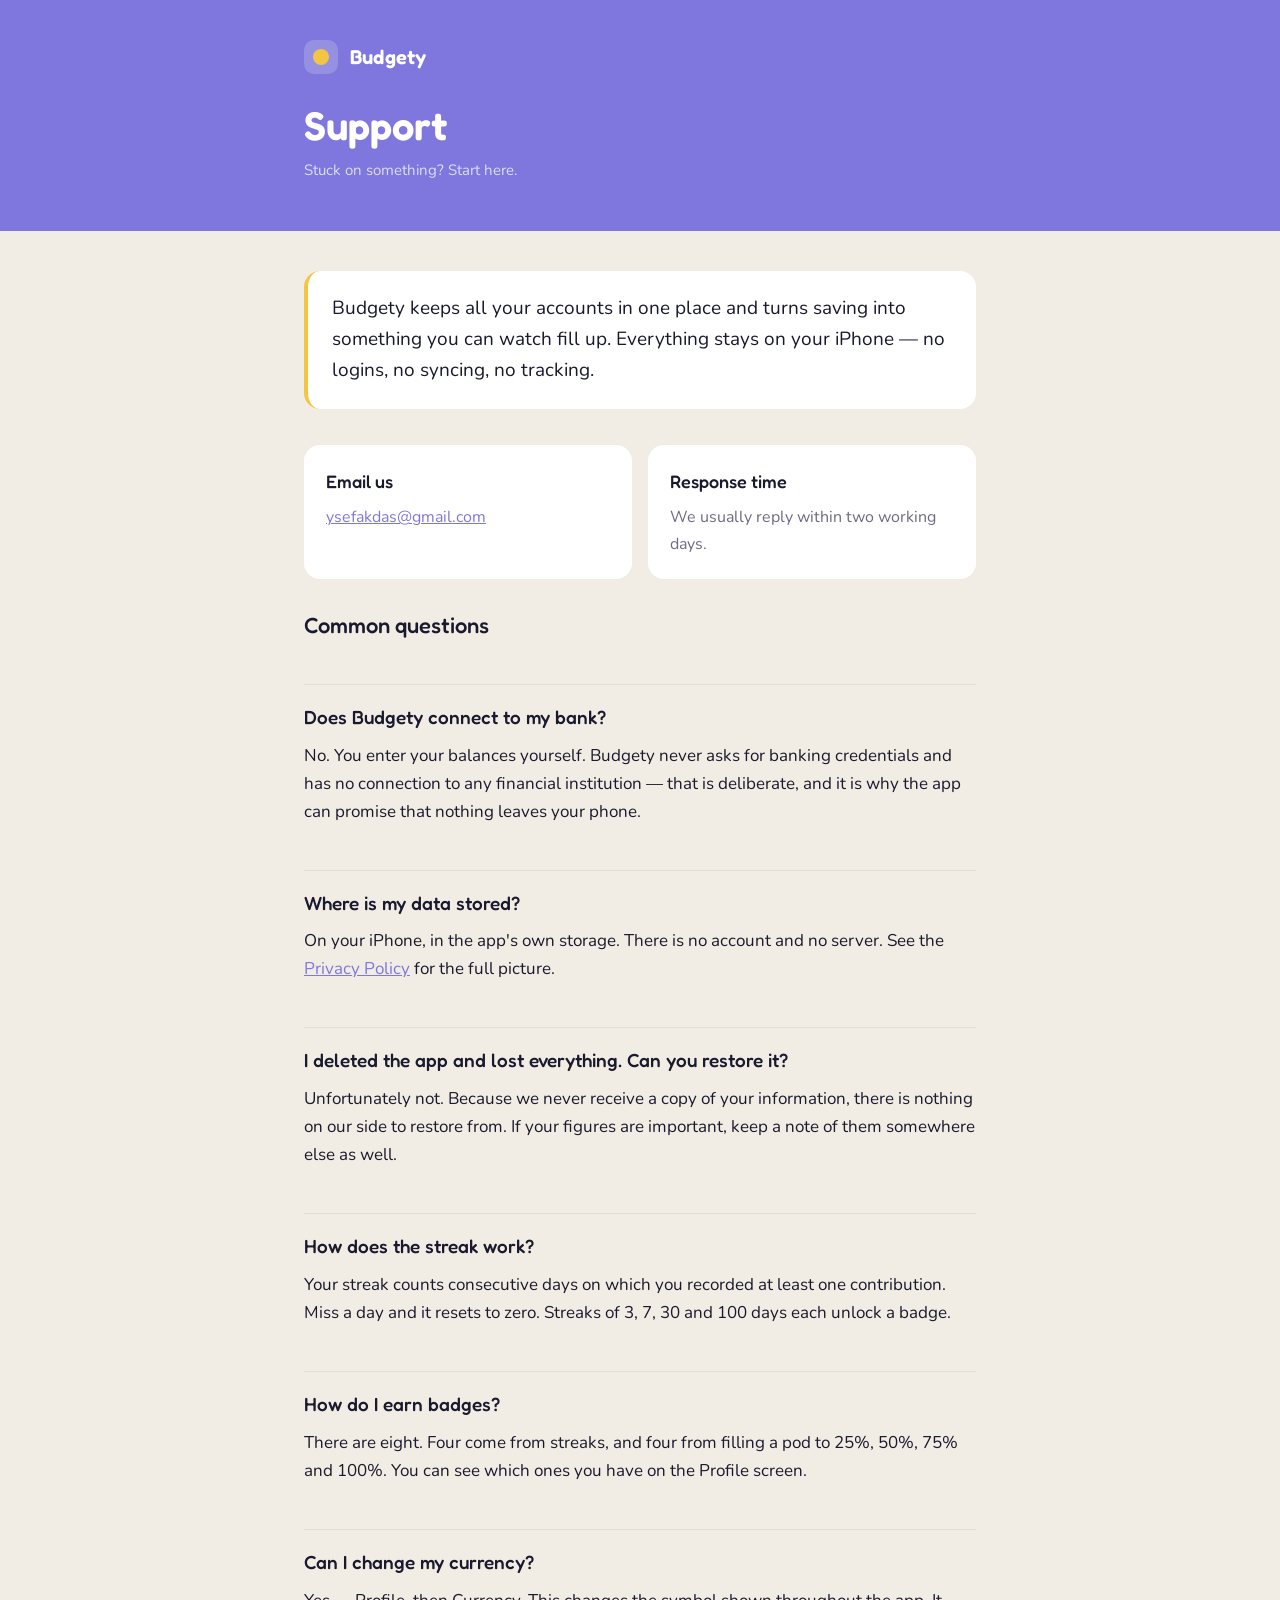
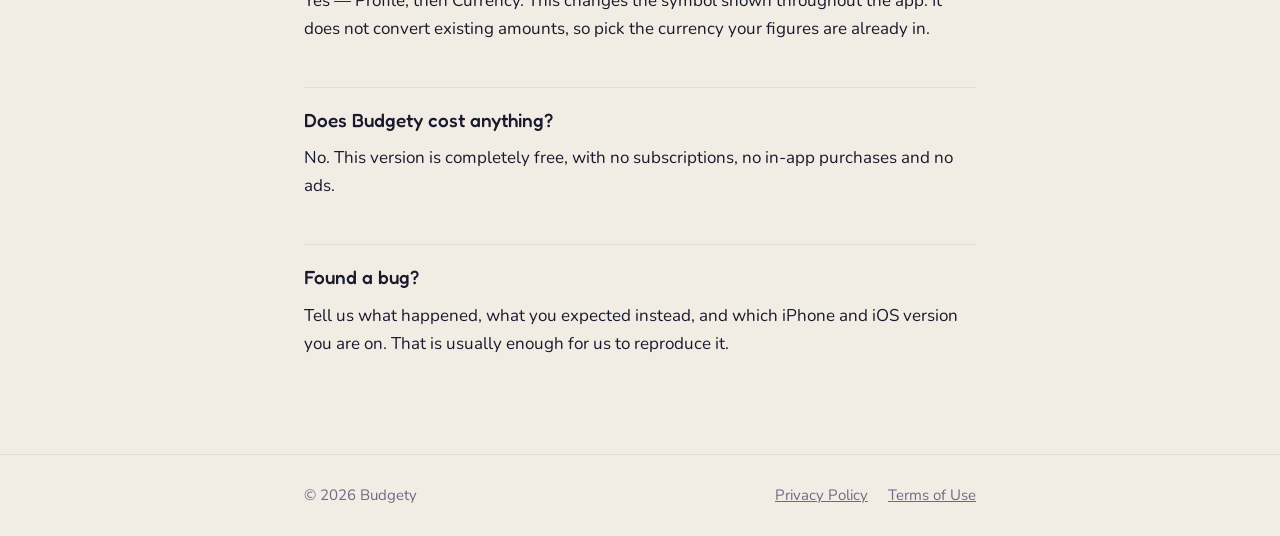
<file: index.html>
<!DOCTYPE html>
<html lang="en">
<head>
<meta charset="utf-8">
<meta name="viewport" content="width=device-width, initial-scale=1">
<title>Budgety — Support</title>
<meta name="description" content="Help and answers for Budgety, the savings app that keeps everything on your device.">
<link rel="preconnect" href="https://fonts.googleapis.com">
<link rel="preconnect" href="https://fonts.gstatic.com" crossorigin>
<link href="https://fonts.googleapis.com/css2?family=Fredoka:wght@500;600&family=Nunito:wght@400;700&display=swap" rel="stylesheet">
<link rel="stylesheet" href="style.css">
</head>
<body>

<header>
  <div class="wrap">
    <div class="brand">
      <div class="coin"><span></span></div>
      <a href="index.html">Budgety</a>
    </div>
    <h1>Support</h1>
    <p class="updated">Stuck on something? Start here.</p>
  </div>
</header>

<div class="wrap">

  <div class="lead">
    <p>Budgety keeps all your accounts in one place and turns saving into something you can watch fill up. Everything stays on your iPhone — no logins, no syncing, no tracking.</p>
  </div>

  <div class="cards">
    <div class="card">
      <h3>Email us</h3>
      <!-- TODO: replace with your real support email address -->
      <p><a href="mailto:ysefakdas@gmail.com">ysefakdas@gmail.com</a></p>
    </div>
    <div class="card">
      <h3>Response time</h3>
      <p>We usually reply within two working days.</p>
    </div>
  </div>

  <h2>Common questions</h2>

  <h2 style="font-size:19px;">Does Budgety connect to my bank?</h2>
  <p>No. You enter your balances yourself. Budgety never asks for banking credentials and has no connection to any financial institution — that is deliberate, and it is why the app can promise that nothing leaves your phone.</p>

  <h2 style="font-size:19px;">Where is my data stored?</h2>
  <p>On your iPhone, in the app's own storage. There is no account and no server. See the <a href="privacy.html">Privacy Policy</a> for the full picture.</p>

  <h2 style="font-size:19px;">I deleted the app and lost everything. Can you restore it?</h2>
  <p>Unfortunately not. Because we never receive a copy of your information, there is nothing on our side to restore from. If your figures are important, keep a note of them somewhere else as well.</p>

  <h2 style="font-size:19px;">How does the streak work?</h2>
  <p>Your streak counts consecutive days on which you recorded at least one contribution. Miss a day and it resets to zero. Streaks of 3, 7, 30 and 100 days each unlock a badge.</p>

  <h2 style="font-size:19px;">How do I earn badges?</h2>
  <p>There are eight. Four come from streaks, and four from filling a pod to 25%, 50%, 75% and 100%. You can see which ones you have on the Profile screen.</p>

  <h2 style="font-size:19px;">Can I change my currency?</h2>
  <p>Yes — Profile, then Currency. This changes the symbol shown throughout the app. It does not convert existing amounts, so pick the currency your figures are already in.</p>

  <h2 style="font-size:19px;">Does Budgety cost anything?</h2>
  <p>No. This version is completely free, with no subscriptions, no in-app purchases and no ads.</p>

  <h2 style="font-size:19px;">Found a bug?</h2>
  <p>Tell us what happened, what you expected instead, and which iPhone and iOS version you are on. That is usually enough for us to reproduce it.</p>

</div>

<footer>
  <div class="wrap">
    <span>© 2026 Budgety</span>
    <span class="spacer"></span>
    <a href="privacy.html">Privacy Policy</a>
    <a href="terms.html">Terms of Use</a>
  </div>
</footer>

</body>
</html>
</file>
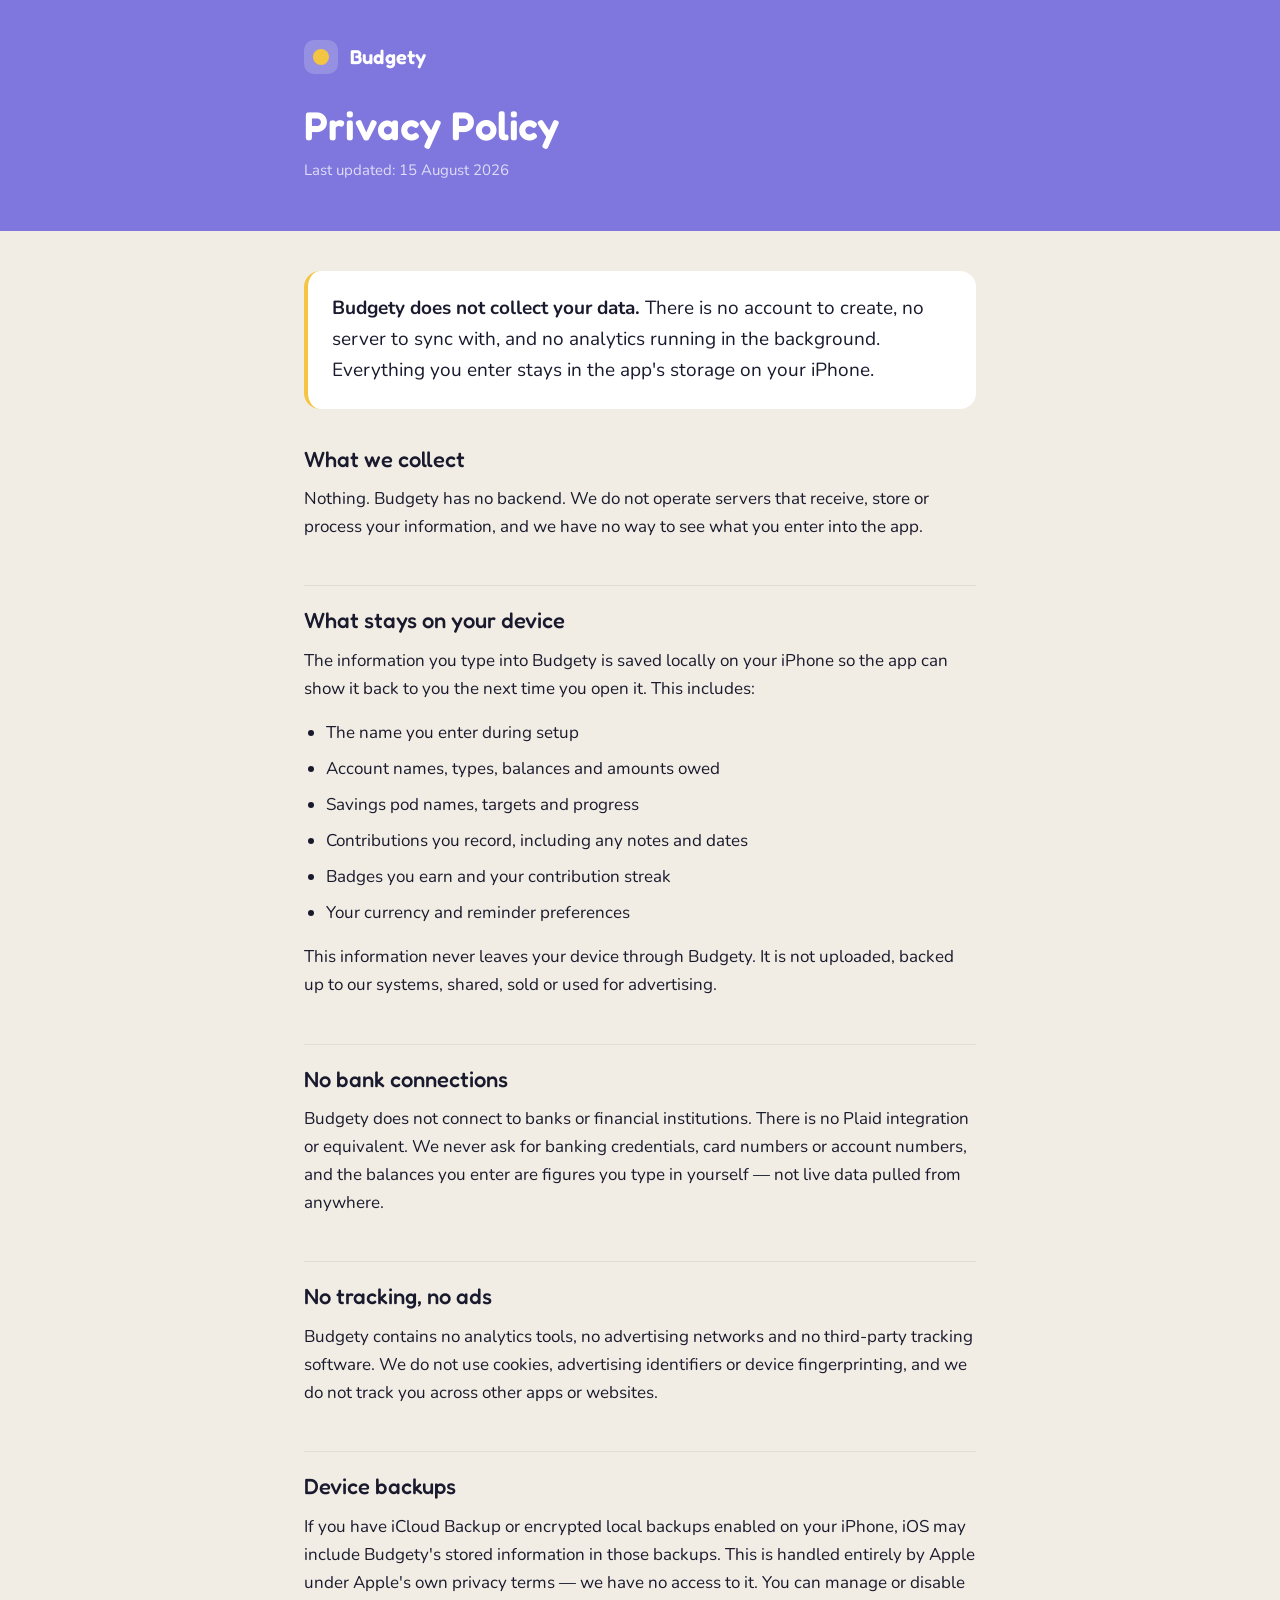
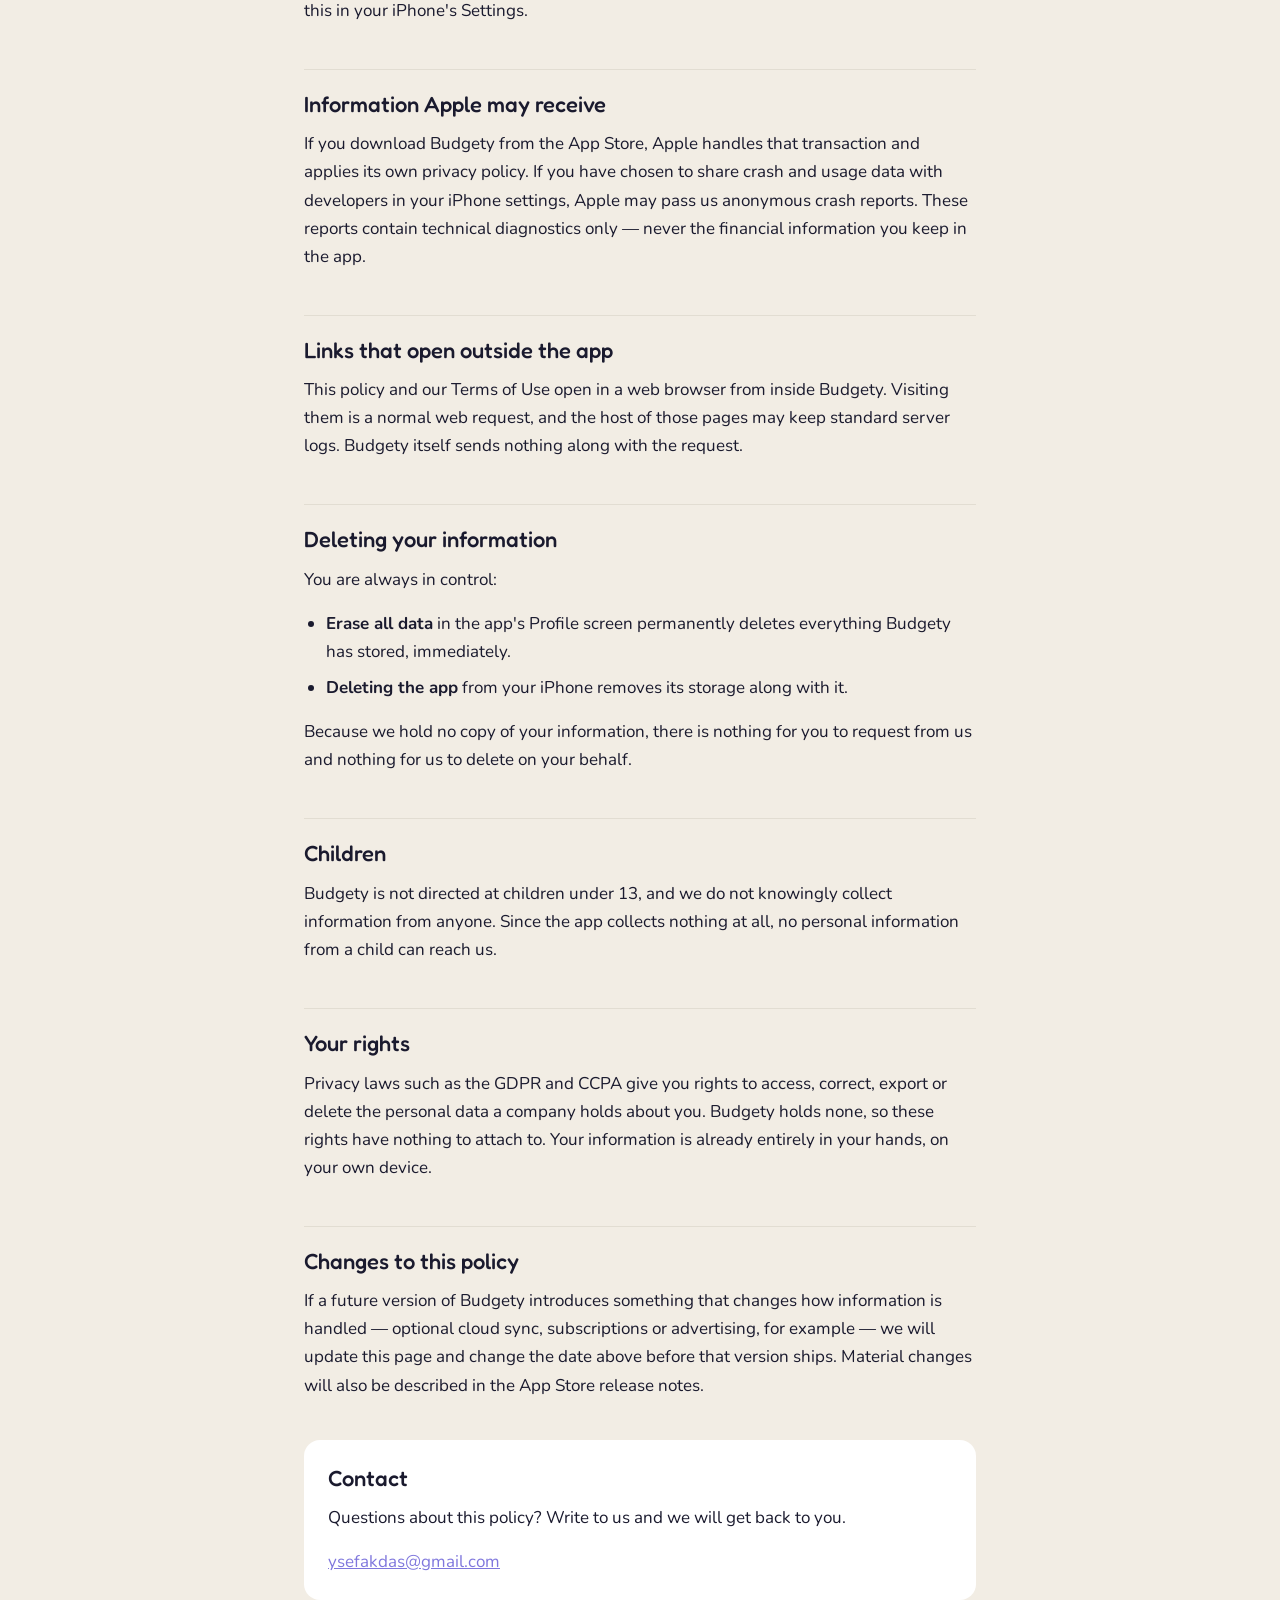
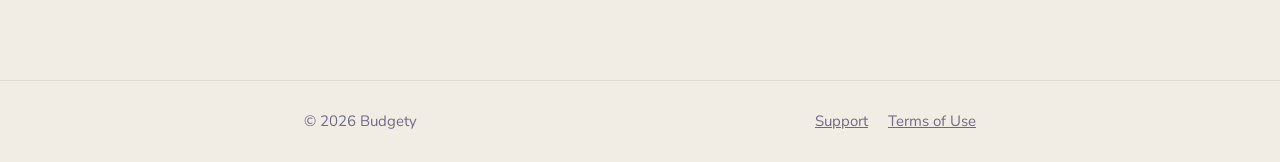
<file: privacy.html>
<!DOCTYPE html>
<html lang="en">
<head>
<meta charset="utf-8">
<meta name="viewport" content="width=device-width, initial-scale=1">
<title>Privacy Policy — Budgety</title>
<meta name="description" content="Budgety stores everything on your device. No accounts, no tracking, no data sent to us.">
<link rel="preconnect" href="https://fonts.googleapis.com">
<link rel="preconnect" href="https://fonts.gstatic.com" crossorigin>
<link href="https://fonts.googleapis.com/css2?family=Fredoka:wght@500;600&family=Nunito:wght@400;700&display=swap" rel="stylesheet">
<link rel="stylesheet" href="style.css">
</head>
<body>

<header>
  <div class="wrap">
    <div class="brand">
      <div class="coin"><span></span></div>
      <a href="index.html">Budgety</a>
    </div>
    <h1>Privacy Policy</h1>
    <!-- TODO: replace with your real launch date -->
    <p class="updated">Last updated: 15 August 2026</p>
  </div>
</header>

<div class="wrap">

  <div class="lead">
    <p><strong>Budgety does not collect your data.</strong> There is no account to create, no server to sync with, and no analytics running in the background. Everything you enter stays in the app's storage on your iPhone.</p>
  </div>

  <h2>What we collect</h2>
  <p>Nothing. Budgety has no backend. We do not operate servers that receive, store or process your information, and we have no way to see what you enter into the app.</p>

  <h2>What stays on your device</h2>
  <p>The information you type into Budgety is saved locally on your iPhone so the app can show it back to you the next time you open it. This includes:</p>
  <ul>
    <li>The name you enter during setup</li>
    <li>Account names, types, balances and amounts owed</li>
    <li>Savings pod names, targets and progress</li>
    <li>Contributions you record, including any notes and dates</li>
    <li>Badges you earn and your contribution streak</li>
    <li>Your currency and reminder preferences</li>
  </ul>
  <p>This information never leaves your device through Budgety. It is not uploaded, backed up to our systems, shared, sold or used for advertising.</p>

  <h2>No bank connections</h2>
  <p>Budgety does not connect to banks or financial institutions. There is no Plaid integration or equivalent. We never ask for banking credentials, card numbers or account numbers, and the balances you enter are figures you type in yourself — not live data pulled from anywhere.</p>

  <h2>No tracking, no ads</h2>
  <p>Budgety contains no analytics tools, no advertising networks and no third-party tracking software. We do not use cookies, advertising identifiers or device fingerprinting, and we do not track you across other apps or websites.</p>

  <h2>Device backups</h2>
  <p>If you have iCloud Backup or encrypted local backups enabled on your iPhone, iOS may include Budgety's stored information in those backups. This is handled entirely by Apple under Apple's own privacy terms — we have no access to it. You can manage or disable this in your iPhone's Settings.</p>

  <h2>Information Apple may receive</h2>
  <p>If you download Budgety from the App Store, Apple handles that transaction and applies its own privacy policy. If you have chosen to share crash and usage data with developers in your iPhone settings, Apple may pass us anonymous crash reports. These reports contain technical diagnostics only — never the financial information you keep in the app.</p>

  <h2>Links that open outside the app</h2>
  <p>This policy and our Terms of Use open in a web browser from inside Budgety. Visiting them is a normal web request, and the host of those pages may keep standard server logs. Budgety itself sends nothing along with the request.</p>

  <h2>Deleting your information</h2>
  <p>You are always in control:</p>
  <ul>
    <li><strong>Erase all data</strong> in the app's Profile screen permanently deletes everything Budgety has stored, immediately.</li>
    <li><strong>Deleting the app</strong> from your iPhone removes its storage along with it.</li>
  </ul>
  <p>Because we hold no copy of your information, there is nothing for you to request from us and nothing for us to delete on your behalf.</p>

  <h2>Children</h2>
  <p>Budgety is not directed at children under 13, and we do not knowingly collect information from anyone. Since the app collects nothing at all, no personal information from a child can reach us.</p>

  <h2>Your rights</h2>
  <p>Privacy laws such as the GDPR and CCPA give you rights to access, correct, export or delete the personal data a company holds about you. Budgety holds none, so these rights have nothing to attach to. Your information is already entirely in your hands, on your own device.</p>

  <h2>Changes to this policy</h2>
  <p>If a future version of Budgety introduces something that changes how information is handled — optional cloud sync, subscriptions or advertising, for example — we will update this page and change the date above before that version ships. Material changes will also be described in the App Store release notes.</p>

  <div class="contact">
    <h2 style="margin-top:0;border-top:none;padding-top:0;">Contact</h2>
    <p>Questions about this policy? Write to us and we will get back to you.</p>
    <!-- TODO: replace with your real support email address -->
    <p><a href="mailto:ysefakdas@gmail.com">ysefakdas@gmail.com</a></p>
  </div>

</div>

<footer>
  <div class="wrap">
    <span>© 2026 Budgety</span>
    <span class="spacer"></span>
    <a href="index.html">Support</a>
    <a href="terms.html">Terms of Use</a>
  </div>
</footer>

</body>
</html>
</file>
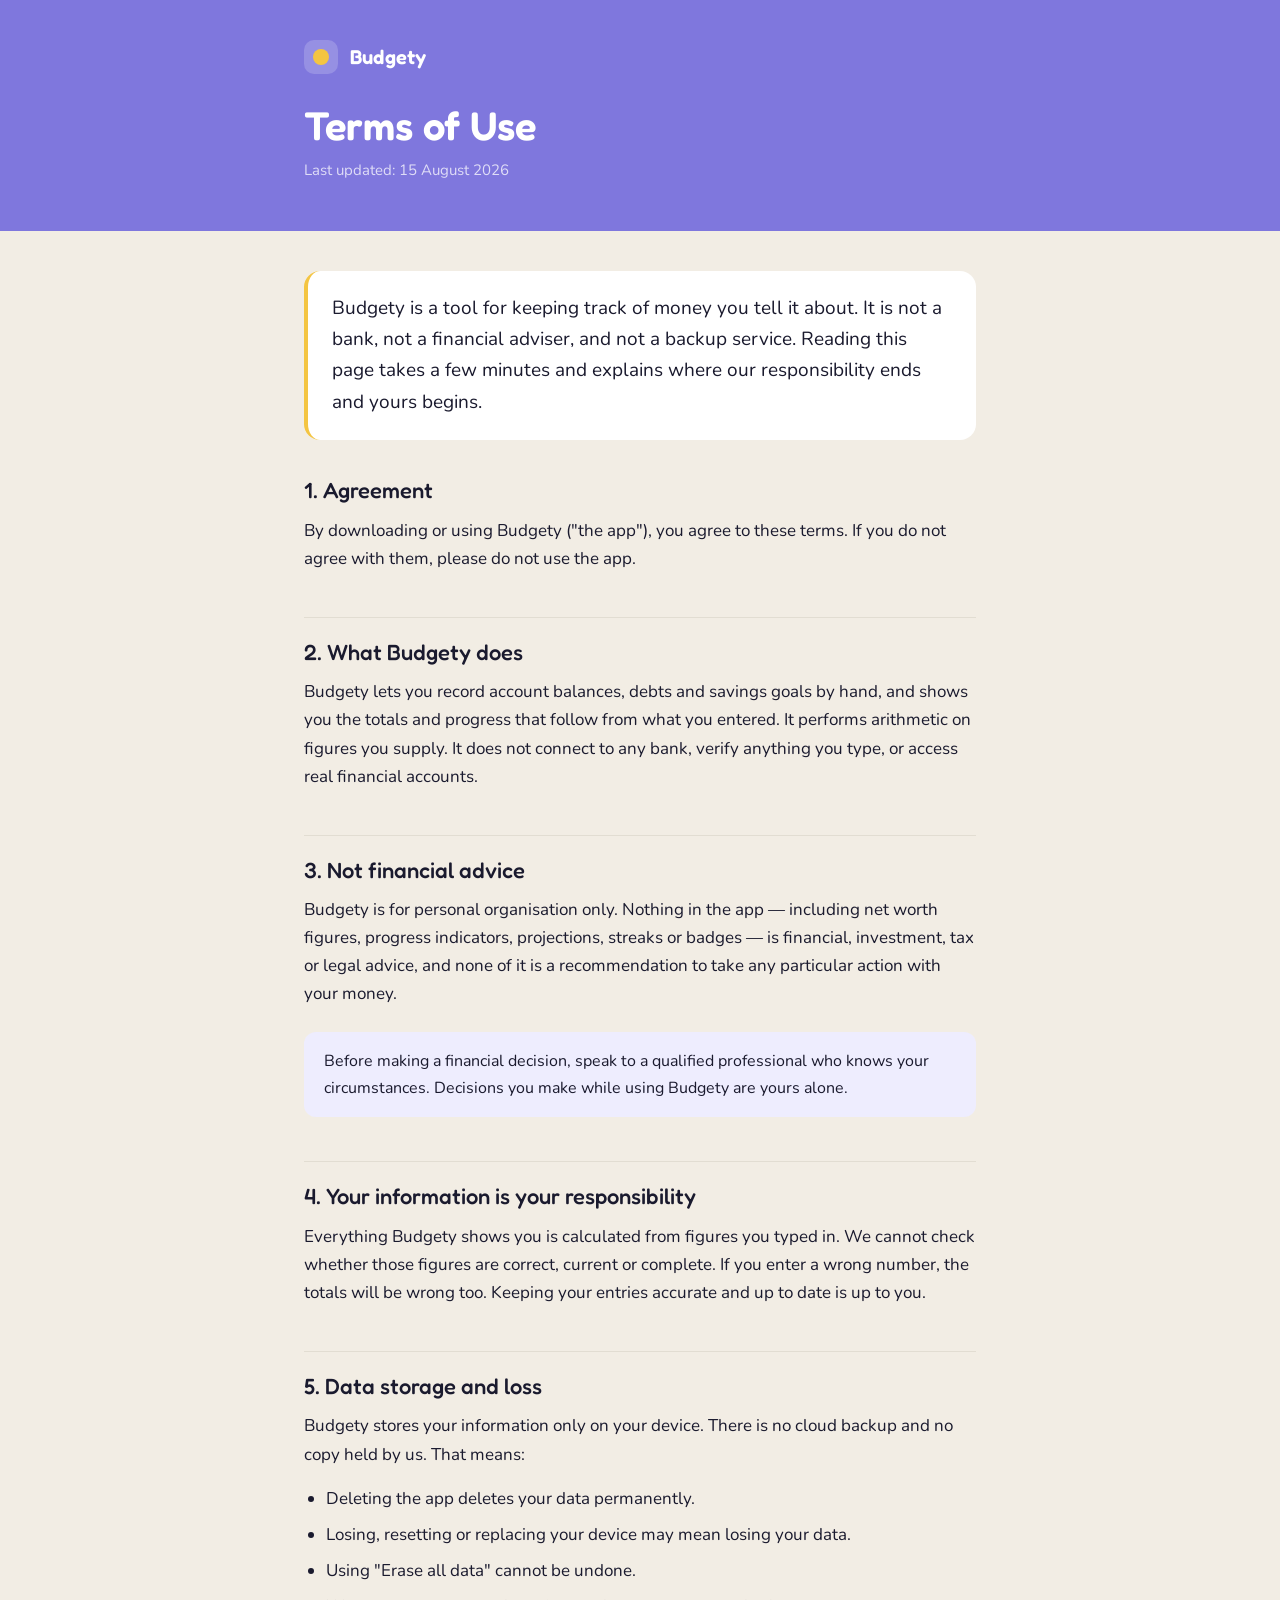
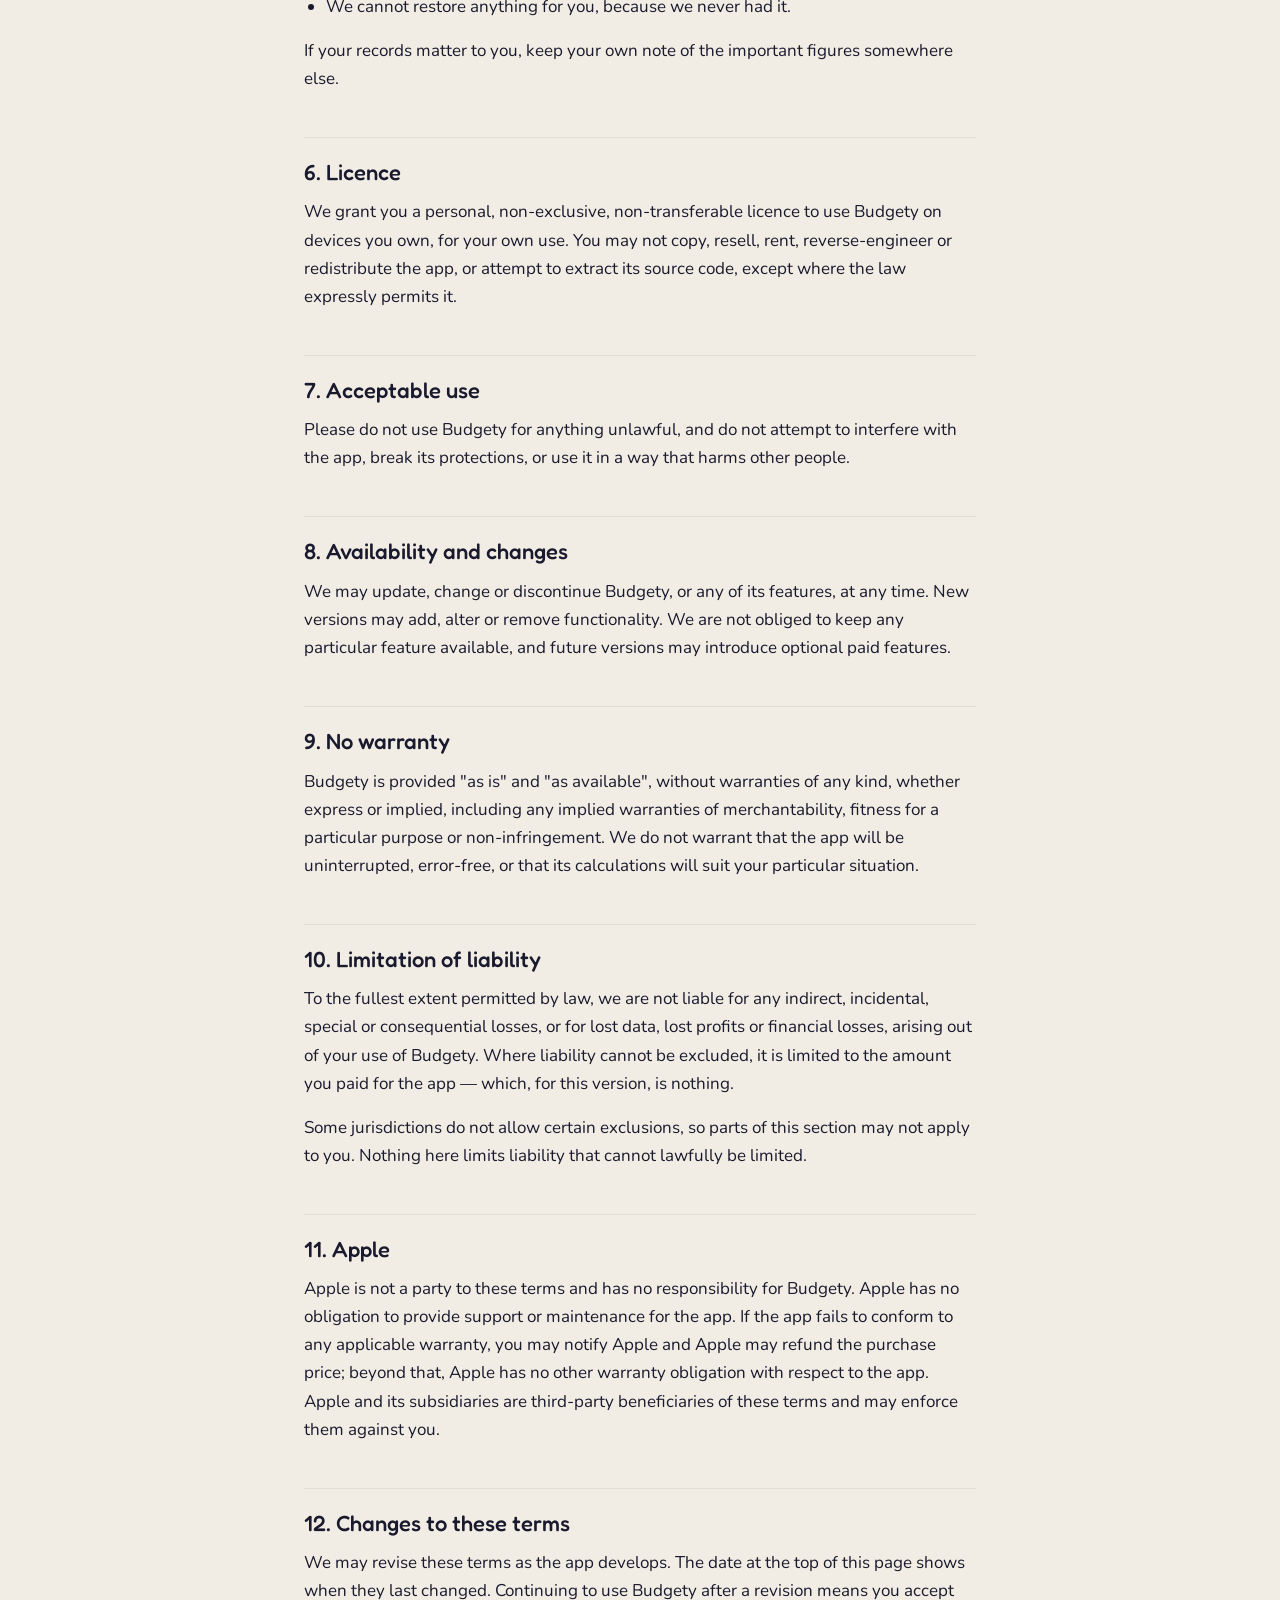
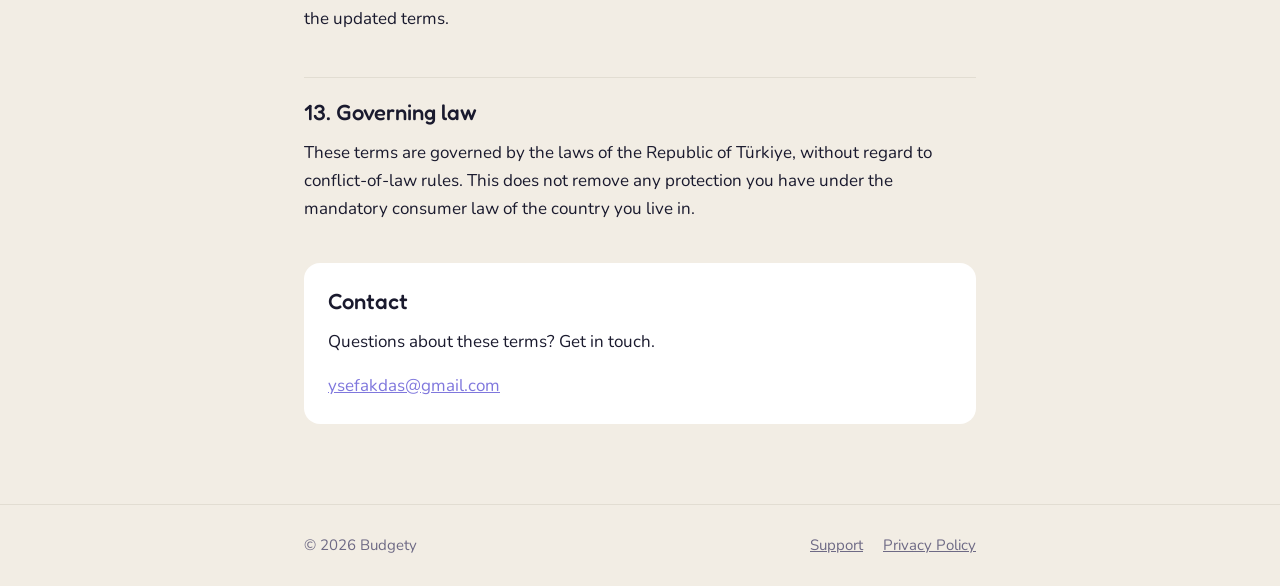
<file: terms.html>
<!DOCTYPE html>
<html lang="en">
<head>
<meta charset="utf-8">
<meta name="viewport" content="width=device-width, initial-scale=1">
<title>Terms of Use — Budgety</title>
<meta name="description" content="The terms that apply when you use Budgety.">
<link rel="preconnect" href="https://fonts.googleapis.com">
<link rel="preconnect" href="https://fonts.gstatic.com" crossorigin>
<link href="https://fonts.googleapis.com/css2?family=Fredoka:wght@500;600&family=Nunito:wght@400;700&display=swap" rel="stylesheet">
<link rel="stylesheet" href="style.css">
</head>
<body>

<header>
  <div class="wrap">
    <div class="brand">
      <div class="coin"><span></span></div>
      <a href="index.html">Budgety</a>
    </div>
    <h1>Terms of Use</h1>
    <!-- TODO: replace with your real launch date -->
    <p class="updated">Last updated: 15 August 2026</p>
  </div>
</header>

<div class="wrap">

  <div class="lead">
    <p>Budgety is a tool for keeping track of money you tell it about. It is not a bank, not a financial adviser, and not a backup service. Reading this page takes a few minutes and explains where our responsibility ends and yours begins.</p>
  </div>

  <h2>1. Agreement</h2>
  <p>By downloading or using Budgety ("the app"), you agree to these terms. If you do not agree with them, please do not use the app.</p>

  <h2>2. What Budgety does</h2>
  <p>Budgety lets you record account balances, debts and savings goals by hand, and shows you the totals and progress that follow from what you entered. It performs arithmetic on figures you supply. It does not connect to any bank, verify anything you type, or access real financial accounts.</p>

  <h2>3. Not financial advice</h2>
  <p>Budgety is for personal organisation only. Nothing in the app — including net worth figures, progress indicators, projections, streaks or badges — is financial, investment, tax or legal advice, and none of it is a recommendation to take any particular action with your money.</p>
  <div class="note">
    <p>Before making a financial decision, speak to a qualified professional who knows your circumstances. Decisions you make while using Budgety are yours alone.</p>
  </div>

  <h2>4. Your information is your responsibility</h2>
  <p>Everything Budgety shows you is calculated from figures you typed in. We cannot check whether those figures are correct, current or complete. If you enter a wrong number, the totals will be wrong too. Keeping your entries accurate and up to date is up to you.</p>

  <h2>5. Data storage and loss</h2>
  <p>Budgety stores your information only on your device. There is no cloud backup and no copy held by us. That means:</p>
  <ul>
    <li>Deleting the app deletes your data permanently.</li>
    <li>Losing, resetting or replacing your device may mean losing your data.</li>
    <li>Using "Erase all data" cannot be undone.</li>
    <li>We cannot restore anything for you, because we never had it.</li>
  </ul>
  <p>If your records matter to you, keep your own note of the important figures somewhere else.</p>

  <h2>6. Licence</h2>
  <p>We grant you a personal, non-exclusive, non-transferable licence to use Budgety on devices you own, for your own use. You may not copy, resell, rent, reverse-engineer or redistribute the app, or attempt to extract its source code, except where the law expressly permits it.</p>

  <h2>7. Acceptable use</h2>
  <p>Please do not use Budgety for anything unlawful, and do not attempt to interfere with the app, break its protections, or use it in a way that harms other people.</p>

  <h2>8. Availability and changes</h2>
  <p>We may update, change or discontinue Budgety, or any of its features, at any time. New versions may add, alter or remove functionality. We are not obliged to keep any particular feature available, and future versions may introduce optional paid features.</p>

  <h2>9. No warranty</h2>
  <p>Budgety is provided "as is" and "as available", without warranties of any kind, whether express or implied, including any implied warranties of merchantability, fitness for a particular purpose or non-infringement. We do not warrant that the app will be uninterrupted, error-free, or that its calculations will suit your particular situation.</p>

  <h2>10. Limitation of liability</h2>
  <p>To the fullest extent permitted by law, we are not liable for any indirect, incidental, special or consequential losses, or for lost data, lost profits or financial losses, arising out of your use of Budgety. Where liability cannot be excluded, it is limited to the amount you paid for the app — which, for this version, is nothing.</p>
  <p>Some jurisdictions do not allow certain exclusions, so parts of this section may not apply to you. Nothing here limits liability that cannot lawfully be limited.</p>

  <h2>11. Apple</h2>
  <p>Apple is not a party to these terms and has no responsibility for Budgety. Apple has no obligation to provide support or maintenance for the app. If the app fails to conform to any applicable warranty, you may notify Apple and Apple may refund the purchase price; beyond that, Apple has no other warranty obligation with respect to the app. Apple and its subsidiaries are third-party beneficiaries of these terms and may enforce them against you.</p>

  <h2>12. Changes to these terms</h2>
  <p>We may revise these terms as the app develops. The date at the top of this page shows when they last changed. Continuing to use Budgety after a revision means you accept the updated terms.</p>

  <h2>13. Governing law</h2>
  <!-- TODO: set this to the country you are operating from. Türkiye is filled in as a starting point. -->
  <p>These terms are governed by the laws of the Republic of Türkiye, without regard to conflict-of-law rules. This does not remove any protection you have under the mandatory consumer law of the country you live in.</p>

  <div class="contact">
    <h2 style="margin-top:0;border-top:none;padding-top:0;">Contact</h2>
    <p>Questions about these terms? Get in touch.</p>
    <!-- TODO: replace with your real support email address -->
    <p><a href="mailto:ysefakdas@gmail.com">ysefakdas@gmail.com</a></p>
  </div>

</div>

<footer>
  <div class="wrap">
    <span>© 2026 Budgety</span>
    <span class="spacer"></span>
    <a href="index.html">Support</a>
    <a href="privacy.html">Privacy Policy</a>
  </div>
</footer>

</body>
</html>
</file>
<file: style.css>
/* Budgety — shared styles for privacy, terms and support pages */

:root {
  --purple: #7F77DD;
  --purple-light: #EEEDFE;
  --cream: #F2EDE4;
  --dark: #1A1A2E;
  --gray: #6E6A85;
  --gold: #F4C542;
  --card: #FFFFFF;
  --line: #E2DDD2;
}

* { box-sizing: border-box; }

html { -webkit-text-size-adjust: 100%; }

body {
  margin: 0;
  background: var(--cream);
  color: var(--dark);
  font-family: 'Nunito', -apple-system, BlinkMacSystemFont, 'Segoe UI', sans-serif;
  font-size: 17px;
  line-height: 1.65;
}

.wrap {
  max-width: 720px;
  margin: 0 auto;
  padding: 0 24px 80px;
}

/* ── Masthead ─────────────────────────────────────────────── */
header {
  background: var(--purple);
  color: #fff;
  padding: 40px 0 48px;
  margin-bottom: 40px;
}

header .wrap { padding-bottom: 0; }

.brand {
  display: flex;
  align-items: center;
  gap: 12px;
  margin-bottom: 28px;
}

.coin {
  width: 34px;
  height: 34px;
  border-radius: 10px;
  background: rgba(255, 255, 255, 0.18);
  display: flex;
  align-items: center;
  justify-content: center;
}

.coin span {
  width: 16px;
  height: 16px;
  border-radius: 50%;
  background: var(--gold);
  display: block;
}

.brand a {
  font-family: 'Fredoka', sans-serif;
  font-weight: 600;
  font-size: 20px;
  color: #fff;
  text-decoration: none;
  letter-spacing: 0.2px;
}

header h1 {
  font-family: 'Fredoka', sans-serif;
  font-weight: 600;
  font-size: 40px;
  line-height: 1.15;
  margin: 0 0 10px;
}

header .updated {
  margin: 0;
  font-size: 15px;
  color: rgba(255, 255, 255, 0.75);
}

/* ── Body copy ────────────────────────────────────────────── */
h2 {
  font-family: 'Fredoka', sans-serif;
  font-weight: 500;
  font-size: 22px;
  line-height: 1.3;
  margin: 44px 0 12px;
  padding-top: 20px;
  border-top: 1px solid var(--line);
}

h2:first-of-type { border-top: none; padding-top: 0; margin-top: 0; }

p { margin: 0 0 16px; }

ul { margin: 0 0 16px; padding-left: 22px; }

li { margin-bottom: 8px; }

strong { font-weight: 700; }

a { color: var(--purple); }

.lead {
  font-size: 19px;
  background: var(--card);
  border-radius: 16px;
  padding: 22px 24px;
  margin-bottom: 36px;
  border-left: 4px solid var(--gold);
}

.lead p:last-child { margin-bottom: 0; }

.note {
  background: var(--purple-light);
  border-radius: 12px;
  padding: 16px 20px;
  font-size: 16px;
  margin: 24px 0;
}

.note p:last-child { margin-bottom: 0; }

/* ── Contact block ────────────────────────────────────────── */
.contact {
  background: var(--card);
  border-radius: 16px;
  padding: 24px;
  margin-top: 40px;
}

.contact p:last-child { margin-bottom: 0; }

/* ── Footer ───────────────────────────────────────────────── */
footer {
  border-top: 1px solid var(--line);
  padding: 28px 0;
  font-size: 15px;
  color: var(--gray);
}

footer .wrap {
  padding-bottom: 0;
  display: flex;
  flex-wrap: wrap;
  gap: 8px 20px;
  align-items: center;
}

footer a { color: var(--gray); }

footer .spacer { flex: 1; }

/* ── Support page cards ───────────────────────────────────── */
.cards {
  display: grid;
  grid-template-columns: 1fr 1fr;
  gap: 16px;
  margin: 32px 0;
}

.card {
  background: var(--card);
  border-radius: 16px;
  padding: 22px;
}

.card h3 {
  font-family: 'Fredoka', sans-serif;
  font-weight: 500;
  font-size: 18px;
  margin: 0 0 8px;
}

.card p { font-size: 16px; margin: 0; color: var(--gray); }

@media (max-width: 620px) {
  header h1 { font-size: 31px; }
  .cards { grid-template-columns: 1fr; }
  body { font-size: 16px; }
}

@media (prefers-reduced-motion: reduce) {
  * { animation: none !important; transition: none !important; }
}
</file>
